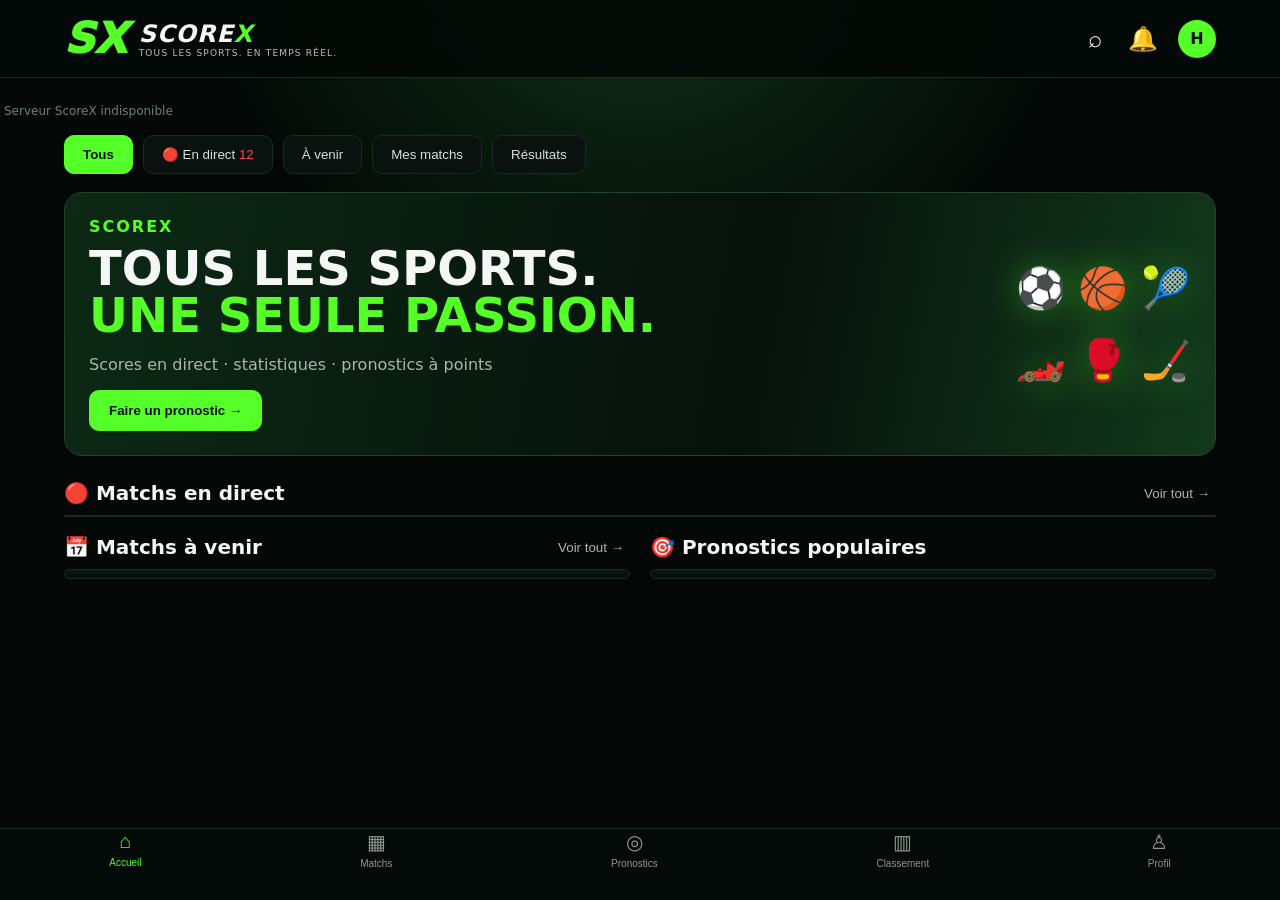
<file: index.html>
<!doctype html>
<html lang="fr">
<head>
<meta charset="utf-8"><meta name="viewport" content="width=device-width,initial-scale=1">
<meta name="theme-color" content="#07100b"><title>ScoreX — Scores. Live. Pronostics.</title>
<link rel="manifest" href="manifest.json"><link rel="stylesheet" href="styles.css">
</head>
<body>
<header class="top"><div class="brand"><div class="logo">S<span>X</span></div><div><b>SCORE<span>X</span></b><small>TOUS LES SPORTS. EN TEMPS RÉEL.</small></div></div><div class="actions"><button>⌕</button><button>🔔</button><div class="avatar">H</div></div></header>
<main>
<section class="sports" id="sports"></section><div id="dataSource" class="data-source">Mode démonstration</div>
<section class="filters"><button class="active" data-filter="all">Tous</button><button data-filter="live">🔴 En direct <em>12</em></button><button data-filter="upcoming">À venir</button><button data-filter="fav">Mes matchs</button><button data-filter="results">Résultats</button></section>
<section class="hero"><div><label>SCOREX</label><h1>TOUS LES SPORTS.<br><span>UNE SEULE PASSION.</span></h1><p>Scores en direct · statistiques · pronostics à points</p><button class="cta" onclick="show('predictions')">Faire un pronostic →</button></div><div class="hero-art">⚽ 🏀 🎾<br>🏎️ 🥊 🏒</div></section>
<section id="home" class="page active"><div class="section-head"><h2>🔴 Matchs en direct</h2><button>Voir tout →</button></div><div id="matches" class="matches"></div><div class="grid2"><div><div class="section-head"><h2>📅 Matchs à venir</h2><button>Voir tout →</button></div><div id="upcoming" class="panel"></div></div><div><div class="section-head"><h2>🎯 Pronostics populaires</h2></div><div class="panel" id="popular"></div></div></div></section>
<section id="predictions" class="page"><div class="section-head"><h2>🎯 Pronostics ScoreX</h2></div><div class="panel" id="predictionList"></div></section>
<section id="rankings" class="page"><div class="section-head"><h2>🏆 Classements</h2></div><div class="panel"><div class="tabs"><button class="active">Utilisateurs</button><button>Équipes</button><button>Compétitions</button></div><div id="rankingList"></div></div></section>
<section id="profile" class="page"><div class="profile panel"><div class="big-avatar">H</div><div><h2>Mon profil</h2><p>Niveau 12 · 2 450 pts</p><div class="progress"><i></i></div></div></div><div class="stats"><div><b>248</b><small>Pronostics</small></div><div><b>156</b><small>Gagnés</small></div><div><b>92</b><small>Perdus</small></div><div><b>63%</b><small>Réussite</small></div></div><div class="panel menu"><div>⭐ Mes favoris <span>›</span></div><div>🕘 Historique <span>›</span></div><div>🏅 Récompenses <span>›</span></div><div>⚙️ Paramètres <span>›</span></div></div></section>
</main>
<nav class="bottom"><button class="active" onclick="show('home')">⌂<span>Accueil</span></button><button onclick="show('home')">▦<span>Matchs</span></button><button onclick="show('predictions')">◎<span>Pronostics</span></button><button onclick="show('rankings')">▥<span>Classement</span></button><button onclick="show('profile')">♙<span>Profil</span></button></nav>
<script src="api.js?v=2"></script>
<script src="app.js?v=2"></script>
</body></html>
</file>
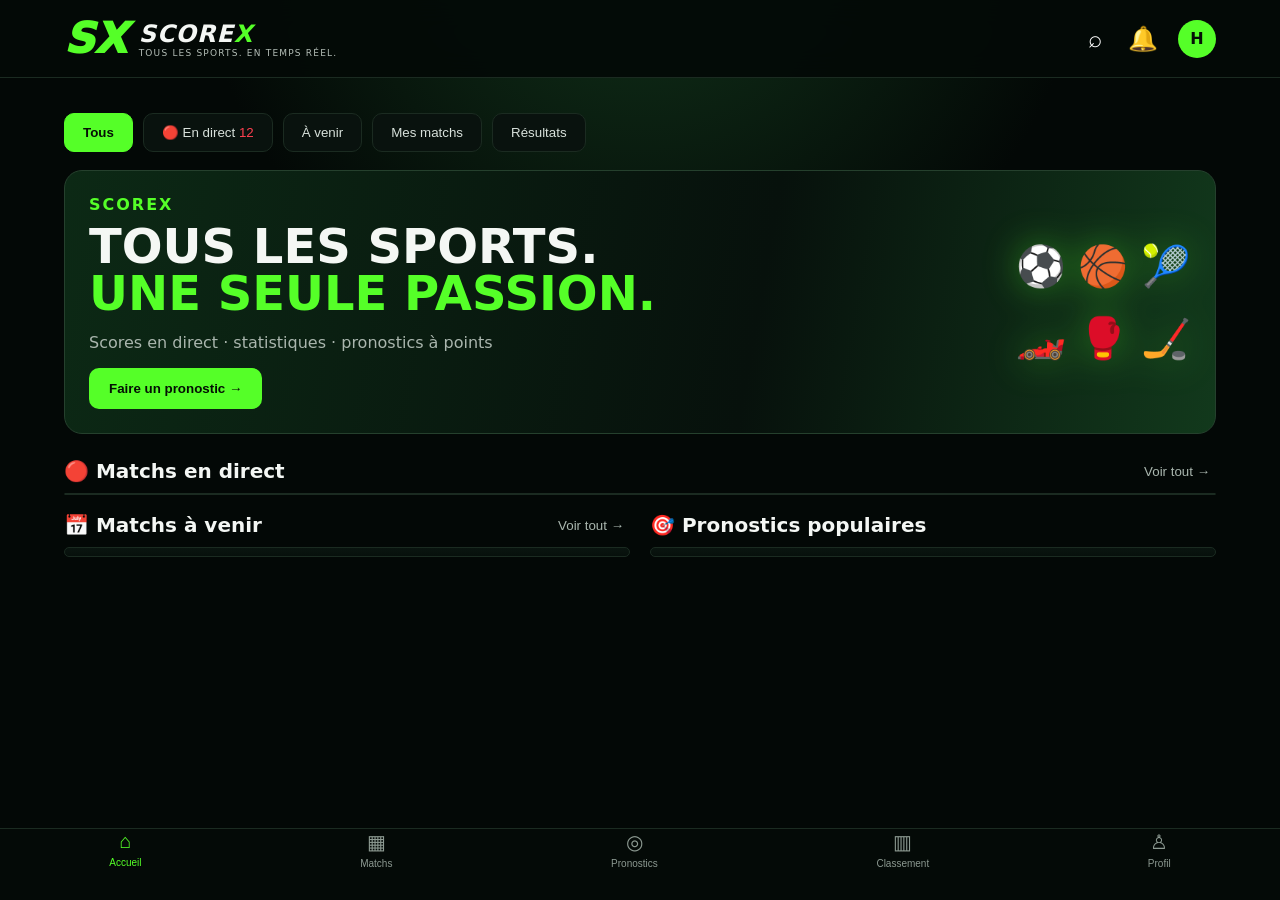
<file: index.demo.html>
<!doctype html>
<html lang="fr">
<head>
<meta charset="utf-8"><meta name="viewport" content="width=device-width,initial-scale=1">
<meta name="theme-color" content="#07100b"><title>ScoreX — Scores. Live. Pronostics.</title>
<link rel="manifest" href="manifest.json"><link rel="stylesheet" href="styles.css">
</head>
<body>
<header class="top"><div class="brand"><div class="logo">S<span>X</span></div><div><b>SCORE<span>X</span></b><small>TOUS LES SPORTS. EN TEMPS RÉEL.</small></div></div><div class="actions"><button>⌕</button><button>🔔</button><div class="avatar">H</div></div></header>
<main>
<section class="sports" id="sports"></section>
<section class="filters"><button class="active" data-filter="all">Tous</button><button data-filter="live">🔴 En direct <em>12</em></button><button data-filter="upcoming">À venir</button><button data-filter="fav">Mes matchs</button><button data-filter="results">Résultats</button></section>
<section class="hero"><div><label>SCOREX</label><h1>TOUS LES SPORTS.<br><span>UNE SEULE PASSION.</span></h1><p>Scores en direct · statistiques · pronostics à points</p><button class="cta" onclick="show('predictions')">Faire un pronostic →</button></div><div class="hero-art">⚽ 🏀 🎾<br>🏎️ 🥊 🏒</div></section>
<section id="home" class="page active"><div class="section-head"><h2>🔴 Matchs en direct</h2><button>Voir tout →</button></div><div id="matches" class="matches"></div><div class="grid2"><div><div class="section-head"><h2>📅 Matchs à venir</h2><button>Voir tout →</button></div><div id="upcoming" class="panel"></div></div><div><div class="section-head"><h2>🎯 Pronostics populaires</h2></div><div class="panel" id="popular"></div></div></div></section>
<section id="predictions" class="page"><div class="section-head"><h2>🎯 Pronostics ScoreX</h2></div><div class="panel" id="predictionList"></div></section>
<section id="rankings" class="page"><div class="section-head"><h2>🏆 Classements</h2></div><div class="panel"><div class="tabs"><button class="active">Utilisateurs</button><button>Équipes</button><button>Compétitions</button></div><div id="rankingList"></div></div></section>
<section id="profile" class="page"><div class="profile panel"><div class="big-avatar">H</div><div><h2>Mon profil</h2><p>Niveau 12 · 2 450 pts</p><div class="progress"><i></i></div></div></div><div class="stats"><div><b>248</b><small>Pronostics</small></div><div><b>156</b><small>Gagnés</small></div><div><b>92</b><small>Perdus</small></div><div><b>63%</b><small>Réussite</small></div></div><div class="panel menu"><div>⭐ Mes favoris <span>›</span></div><div>🕘 Historique <span>›</span></div><div>🏅 Récompenses <span>›</span></div><div>⚙️ Paramètres <span>›</span></div></div></section>
</main>
<nav class="bottom"><button class="active" onclick="show('home')">⌂<span>Accueil</span></button><button onclick="show('home')">▦<span>Matchs</span></button><button onclick="show('predictions')">◎<span>Pronostics</span></button><button onclick="show('rankings')">▥<span>Classement</span></button><button onclick="show('profile')">♙<span>Profil</span></button></nav>
<script src="app.js"></script>
</body></html>
</file>
<file: styles.css>
:root{--bg:#030806;--panel:#09120d;--panel2:#0d1812;--line:#1b2b21;--text:#f4f7f4;--muted:#87958c;--green:#55ff28;--green2:#18d91e;--red:#ff3345}*{box-sizing:border-box}body{margin:0;background:radial-gradient(circle at 50% -10%,#12351b 0,#030806 38%);color:var(--text);font-family:Inter,system-ui,Arial,sans-serif;min-height:100vh}.top{height:78px;padding:14px 5%;display:flex;align-items:center;justify-content:space-between;border-bottom:1px solid var(--line);position:sticky;top:0;background:#040a07eF;backdrop-filter:blur(14px);z-index:5}.brand{display:flex;gap:12px;align-items:center}.logo{font-size:42px;font-weight:1000;font-style:italic;color:var(--green);line-height:1}.logo span,.brand b span{color:var(--green)}.brand b{font-size:24px;font-style:italic;letter-spacing:1px}.brand small{display:block;color:#b4beb7;font-size:9px;letter-spacing:1.2px}.actions{display:flex;gap:14px;align-items:center}.actions button{background:none;border:0;color:white;font-size:24px}.avatar,.big-avatar{display:grid;place-items:center;border-radius:50%;background:var(--green);color:#051006;font-weight:900}.avatar{width:38px;height:38px}.sports{display:flex;gap:10px;overflow:auto;padding:18px 5% 12px}.sports button{min-width:82px;padding:11px 8px;border:1px solid var(--line);border-radius:12px;background:#08110d;color:#dce5df}.sports button.active{border-color:var(--green);box-shadow:0 0 18px #55ff2820;color:var(--green)}.sports .ico{font-size:25px;display:block;margin-bottom:4px}.filters{display:flex;gap:10px;overflow:auto;padding:5px 5% 18px}.filters button,.tabs button{white-space:nowrap;border:1px solid var(--line);background:#09120e;color:#d8e1db;border-radius:10px;padding:11px 18px}.filters button.active,.tabs button.active{background:var(--green);color:#061006;border-color:var(--green);font-weight:800}.filters em{color:#ff4050;font-style:normal}.hero{margin:0 5% 25px;border:1px solid #25402d;border-radius:18px;overflow:hidden;padding:24px;background:linear-gradient(100deg,#0c2915,#07110c 60%,#12391c);display:flex;justify-content:space-between;align-items:center}.hero label{color:var(--green);font-weight:900;letter-spacing:2px}.hero h1{font-size:clamp(25px,5vw,48px);line-height:.98;margin:9px 0}.hero h1 span{color:var(--green)}.hero p{color:#aab6ae}.hero-art{font-size:40px;line-height:1.8;filter:drop-shadow(0 0 18px #55ff2860);max-width:240px}.cta{border:0;border-radius:10px;background:var(--green);padding:13px 20px;font-weight:900;color:#041004}.page{display:none;padding:0 5% 110px}.page.active{display:block}.section-head{display:flex;align-items:center;justify-content:space-between;margin:18px 0 10px}.section-head h2{font-size:20px;margin:0}.section-head button{background:none;border:0;color:#aab7af}.matches,.panel{background:linear-gradient(180deg,#0a1510,#07100c);border:1px solid var(--line);border-radius:14px;overflow:hidden}.league{padding:10px 14px;background:#12221a;color:#dce6df;font-weight:800}.match{display:grid;grid-template-columns:55px 1fr 70px 1fr 70px;gap:8px;align-items:center;padding:13px 12px;border-bottom:1px solid #142219}.match:last-child{border:0}.time{color:#ff4050;font-weight:900}.team{text-align:center}.score{text-align:center;font-size:20px;font-weight:900}.live{background:var(--red);border-radius:5px;padding:3px 5px;font-size:9px;text-align:center}.grid2{display:grid;grid-template-columns:1fr 1fr;gap:20px}.panel{padding:4px}.up{display:grid;grid-template-columns:60px 1fr 1fr 30px;gap:8px;align-items:center;padding:13px;border-bottom:1px solid #142219}.pick{display:flex;justify-content:space-between;padding:13px;border-bottom:1px solid #142219}.bar{height:7px;border-radius:9px;background:#233128;overflow:hidden}.bar i{display:block;height:100%;background:var(--green);border-radius:9px}.prediction{padding:16px;border-bottom:1px solid #142219}.prediction:last-child{border:0}.choices{display:flex;gap:8px;margin-top:12px}.choices button{flex:1;padding:10px;border-radius:8px;border:1px solid var(--line);background:#0c1711;color:white}.choices button:hover{border-color:var(--green);color:var(--green)}.tabs{display:flex;gap:8px;padding:12px;overflow:auto}.rank{display:grid;grid-template-columns:42px 1fr 80px;align-items:center;padding:13px;border-bottom:1px solid #142219}.rank strong{color:var(--green)}.profile{display:flex;gap:18px;align-items:center;padding:22px}.big-avatar{width:68px;height:68px;font-size:28px}.profile h2{margin:0}.profile p{color:var(--muted)}.progress{height:8px;width:220px;background:#233128;border-radius:9px}.progress i{display:block;width:62%;height:100%;background:var(--green);border-radius:9px}.stats{display:grid;grid-template-columns:repeat(4,1fr);gap:10px;margin:18px 0}.stats div{background:var(--panel);border:1px solid var(--line);border-radius:12px;text-align:center;padding:18px 5px}.stats b{display:block;font-size:23px}.stats small{color:var(--muted)}.menu div{padding:18px;border-bottom:1px solid var(--line);display:flex;justify-content:space-between}.bottom{position:fixed;bottom:0;left:0;right:0;height:72px;background:#050b08F5;border-top:1px solid var(--line);display:flex;justify-content:space-around;z-index:6;backdrop-filter:blur(16px)}.bottom button{border:0;background:none;color:#8c9991;display:flex;flex-direction:column;align-items:center;gap:4px;font-size:20px}.bottom span{font-size:10px}.bottom button.active{color:var(--green)}@media(max-width:800px){.grid2{grid-template-columns:1fr}.hero-art{display:none}.match{grid-template-columns:45px 1fr 55px 1fr 48px}.sports button{min-width:70px}.brand b{font-size:19px}.top{padding:12px 4%}.page,.hero,.filters,.sports{margin-left:4%;margin-right:4%}.page{padding-left:0;padding-right:0}.stats{grid-template-columns:repeat(2,1fr)}}
.data-source{font-size:12px;color:#718077;margin:-4px 0 12px;padding-left:4px}.red{color:#ff4651}.real-match{min-height:48px}
</file>
